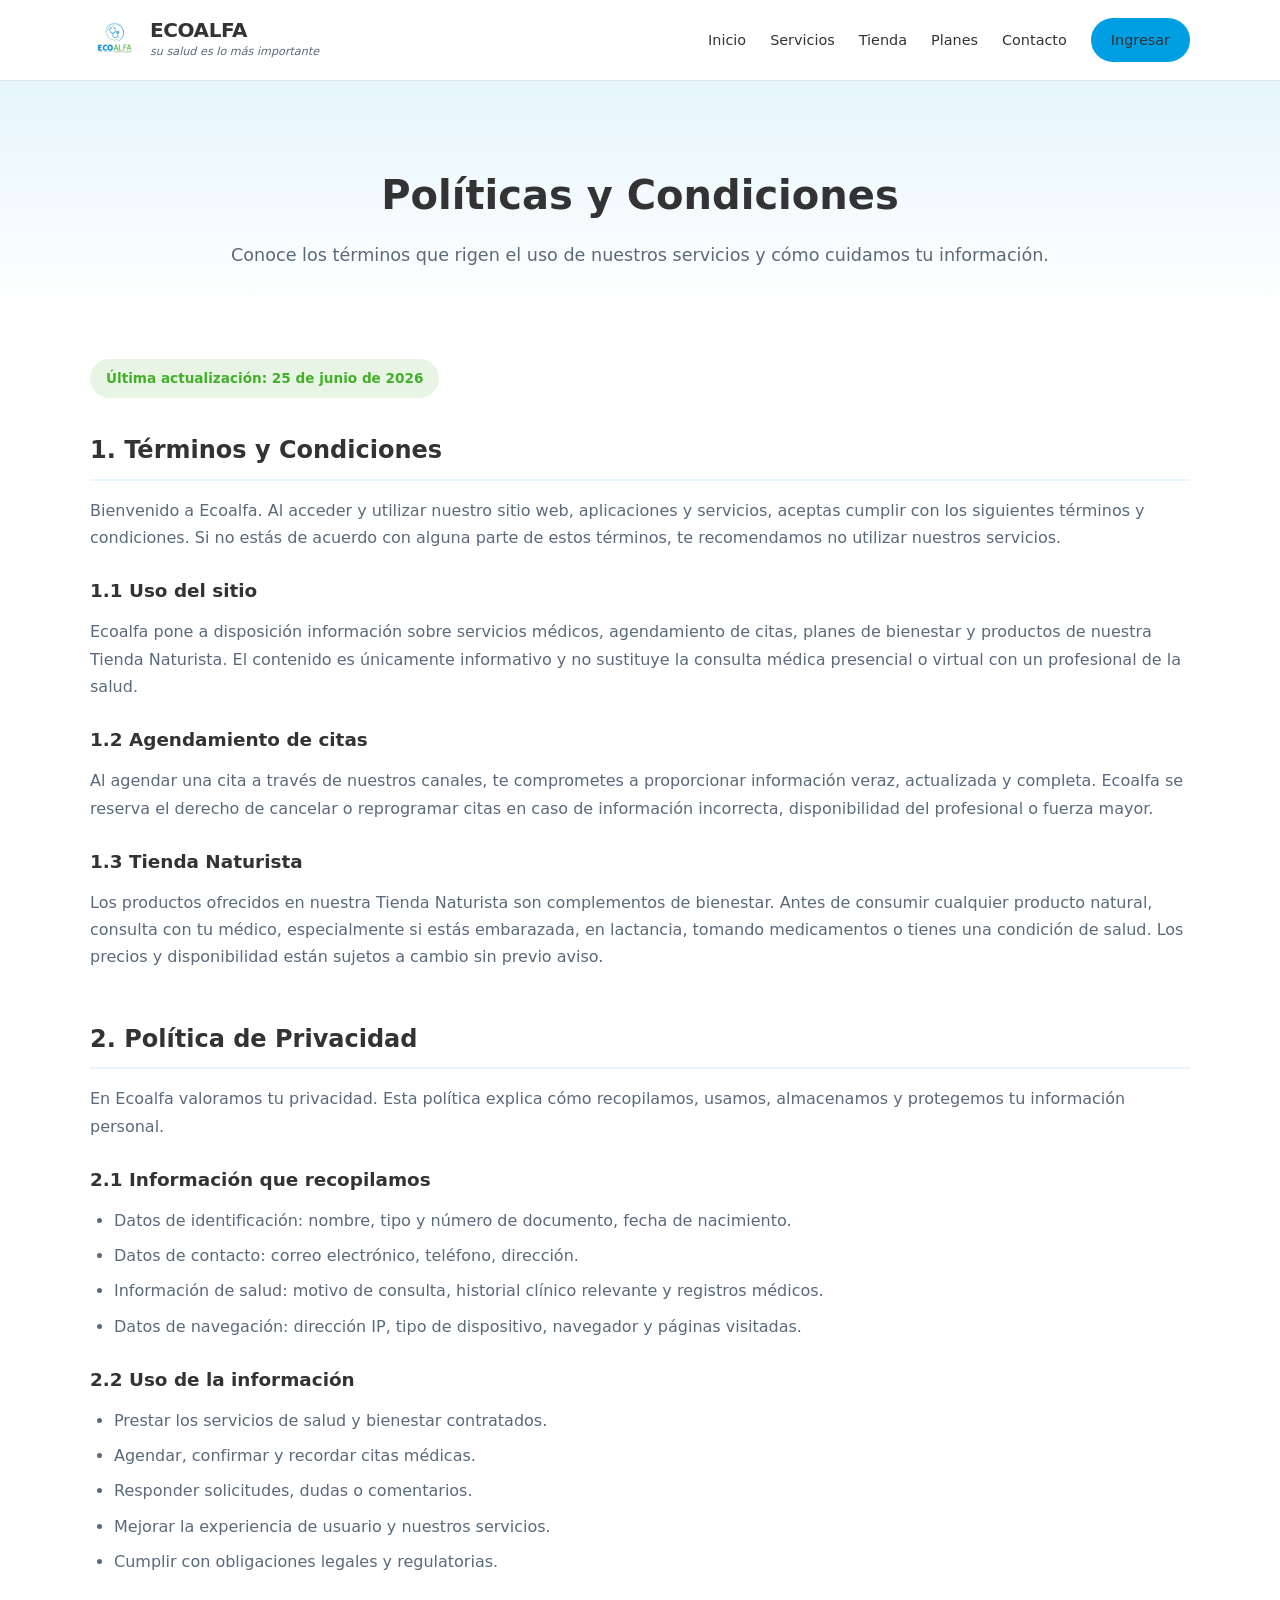
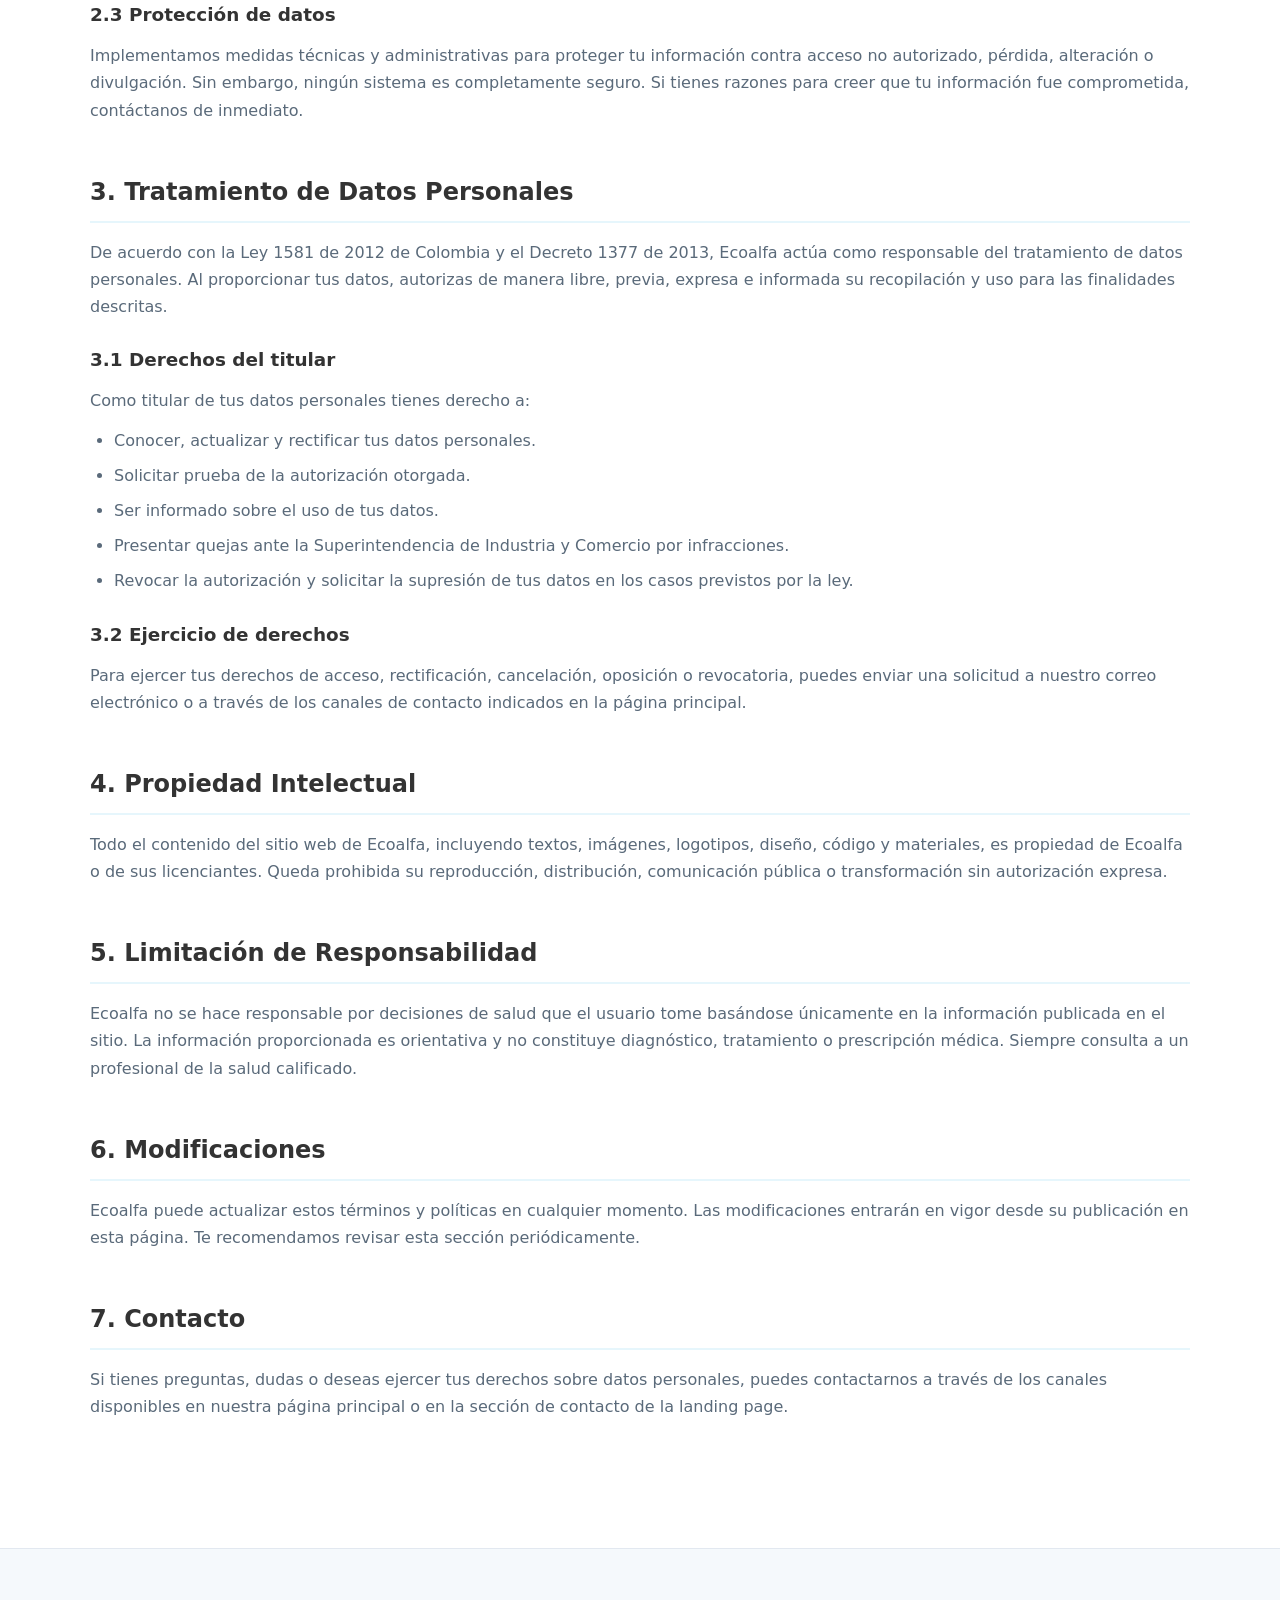
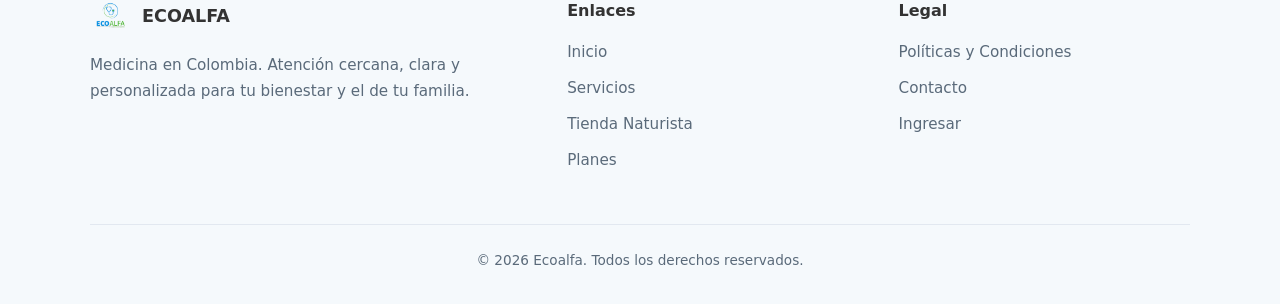
<file: politicas.html>
<!doctype html>
<html lang="es">
  <head>
    <meta charset="UTF-8" />
    <meta name="viewport" content="width=device-width, initial-scale=1.0" />
    <meta name="description" content="Políticas y condiciones de uso de Ecoalfa. Conoce nuestros términos, privacidad y tratamiento de datos." />
    <title>Políticas y Condiciones | Ecoalfa</title>

    <link rel="icon" type="image/png" href="./assets/ecoalfa-logo.png" />

    <style>
      :root {
        --eco-blue: #009EE3;
        --eco-blue-dark: #0077B6;
        --eco-blue-light: #E6F6FC;
        --eco-green: #43B02A;
        --eco-green-light: #E8F5E4;
        --text: #333333;
        --text-light: #5A6A7A;
        --bg: #FFFFFF;
        --bg-soft: #F5F9FC;
        --border: #E2E8F0;
      }

      * {
        box-sizing: border-box;
      }

      html {
        scroll-behavior: smooth;
      }

      body {
        margin: 0;
        min-height: 100vh;
        font-family: Inter, ui-sans-serif, system-ui, -apple-system, BlinkMacSystemFont, "Segoe UI", sans-serif;
        color: var(--text);
        background: var(--bg);
        line-height: 1.7;
      }

      a {
        color: inherit;
        text-decoration: none;
      }

      .container {
        width: min(1100px, calc(100% - 48px));
        margin: 0 auto;
      }

      .header {
        position: sticky;
        top: 0;
        z-index: 50;
        background: rgba(255, 255, 255, 0.98);
        border-bottom: 1px solid var(--border);
        backdrop-filter: blur(8px);
      }

      .header-inner {
        display: flex;
        align-items: center;
        justify-content: space-between;
        gap: 24px;
        padding: 16px 0;
      }

      .brand {
        display: inline-flex;
        align-items: center;
        gap: 12px;
      }

      .brand img {
        width: 48px;
        height: 48px;
        object-fit: contain;
      }

      .brand-text {
        display: flex;
        flex-direction: column;
      }

      .brand-text strong {
        font-size: 1.25rem;
        font-weight: 800;
        color: var(--text);
        letter-spacing: -0.02em;
        line-height: 1.2;
      }

      .brand-text span {
        font-size: 0.7rem;
        color: var(--text-light);
        font-style: italic;
      }

      .nav {
        display: flex;
        align-items: center;
        gap: 24px;
      }

      .nav a {
        font-size: 0.9rem;
        font-weight: 500;
        color: var(--text);
        transition: color 0.2s;
      }

      .nav a:hover {
        color: var(--eco-blue);
      }

      .btn {
        display: inline-flex;
        align-items: center;
        justify-content: center;
        gap: 8px;
        border-radius: 999px;
        padding: 10px 20px;
        font-weight: 600;
        font-size: 0.9rem;
        transition: all 0.2s ease;
        border: none;
        cursor: pointer;
      }

      .btn-primary {
        background: var(--eco-blue);
        color: white;
      }

      .btn-primary:hover {
        background: var(--eco-blue-dark);
      }

      .menu-toggle {
        display: none;
        flex-direction: column;
        justify-content: center;
        align-items: center;
        gap: 6px;
        width: 44px;
        height: 44px;
        background: none;
        border: none;
        cursor: pointer;
        padding: 10px;
        border-radius: 12px;
      }

      .menu-toggle span {
        display: block;
        width: 24px;
        height: 2px;
        background: var(--text);
        border-radius: 2px;
        transition: transform 0.2s ease, opacity 0.2s ease;
      }

      .menu-toggle.active span:nth-child(1) {
        transform: translateY(8px) rotate(45deg);
      }

      .menu-toggle.active span:nth-child(2) {
        opacity: 0;
      }

      .menu-toggle.active span:nth-child(3) {
        transform: translateY(-8px) rotate(-45deg);
      }

      .page-header {
        padding: 80px 0 40px;
        background: linear-gradient(180deg, var(--eco-blue-light) 0%, var(--bg) 100%);
        text-align: center;
      }

      .page-header h1 {
        font-size: 2.5rem;
        font-weight: 800;
        color: var(--text);
        margin: 0 0 12px;
      }

      .page-header p {
        font-size: 1.1rem;
        color: var(--text-light);
        margin: 0;
      }

      .content {
        padding: 48px 0 80px;
      }

      .policy-section {
        margin-bottom: 48px;
      }

      .policy-section h2 {
        font-size: 1.5rem;
        font-weight: 700;
        color: var(--text);
        margin: 0 0 16px;
        padding-bottom: 8px;
        border-bottom: 2px solid var(--eco-blue-light);
      }

      .policy-section h3 {
        font-size: 1.15rem;
        font-weight: 600;
        color: var(--text);
        margin: 24px 0 12px;
      }

      .policy-section p {
        margin: 0 0 12px;
        color: var(--text-light);
      }

      .policy-section ul {
        margin: 0 0 16px;
        padding-left: 24px;
        color: var(--text-light);
      }

      .policy-section li {
        margin-bottom: 8px;
      }

      .last-updated {
        display: inline-block;
        background: var(--eco-green-light);
        color: var(--eco-green);
        font-size: 0.85rem;
        font-weight: 600;
        padding: 8px 16px;
        border-radius: 999px;
        margin-bottom: 32px;
      }

      .footer {
        background: var(--bg-soft);
        border-top: 1px solid var(--border);
        padding: 48px 0 32px;
      }

      .footer-grid {
        display: grid;
        grid-template-columns: 1.5fr 1fr 1fr;
        gap: 40px;
      }

      .footer-brand {
        display: inline-flex;
        align-items: center;
        gap: 12px;
        margin-bottom: 16px;
      }

      .footer-brand img {
        width: 40px;
        height: 40px;
        object-fit: contain;
      }

      .footer-brand strong {
        font-size: 1.1rem;
        font-weight: 800;
      }

      .footer-col p {
        font-size: 0.95rem;
        color: var(--text-light);
        margin: 0;
      }

      .footer-col h4 {
        font-size: 1rem;
        font-weight: 700;
        margin: 0 0 16px;
        color: var(--text);
      }

      .footer-col a {
        display: block;
        font-size: 0.95rem;
        color: var(--text-light);
        margin-bottom: 10px;
        transition: color 0.2s;
      }

      .footer-col a:hover {
        color: var(--eco-blue);
      }

      .footer-bottom {
        border-top: 1px solid var(--border);
        padding-top: 24px;
        margin-top: 40px;
        text-align: center;
        font-size: 0.85rem;
        color: var(--text-light);
      }

      @media (max-width: 768px) {
        .menu-toggle {
          display: flex;
        }

        .nav {
          display: none;
          position: absolute;
          top: calc(100% + 8px);
          left: 24px;
          right: 24px;
          background: white;
          border: 1px solid var(--border);
          border-radius: 20px;
          box-shadow: 0 20px 40px rgba(0, 0, 0, 0.12);
          padding: 16px;
          flex-direction: column;
          align-items: stretch;
          gap: 4px;
          z-index: 100;
        }

        .nav.active {
          display: flex;
        }

        .nav a {
          padding: 12px 16px;
          border-radius: 12px;
        }

        .nav .btn {
          margin-top: 8px;
          width: 100%;
          text-align: center;
        }

        .page-header h1 {
          font-size: 2rem;
        }

        .footer-grid {
          grid-template-columns: 1fr;
          gap: 32px;
        }
      }
    </style>
  </head>
  <body>
    <header class="header">
      <div class="container header-inner">
        <a href="./landing.html" class="brand">
          <img src="./assets/ecoalfa-logo.png" alt="Ecoalfa" />
          <div class="brand-text">
            <strong>ECOALFA</strong>
            <span>su salud es lo más importante</span>
          </div>
        </a>
        <button class="menu-toggle" id="menu-toggle" aria-label="Abrir menú" aria-expanded="false" aria-controls="main-nav">
          <span></span>
          <span></span>
          <span></span>
        </button>
        <nav class="nav" id="main-nav">
          <a href="./landing.html">Inicio</a>
          <a href="./landing.html#servicios">Servicios</a>
          <a href="./landing.html#tienda">Tienda</a>
          <a href="./landing.html#planes">Planes</a>
          <a href="./landing.html#contacto">Contacto</a>
          <a href="./citas.html" class="btn btn-primary">Ingresar</a>
        </nav>
      </div>
    </header>

    <main>
      <section class="page-header">
        <div class="container">
          <h1>Políticas y Condiciones</h1>
          <p>Conoce los términos que rigen el uso de nuestros servicios y cómo cuidamos tu información.</p>
        </div>
      </section>

      <section class="content">
        <div class="container">
          <span class="last-updated">Última actualización: 25 de junio de 2026</span>

          <article class="policy-section">
            <h2>1. Términos y Condiciones</h2>
            <p>
              Bienvenido a Ecoalfa. Al acceder y utilizar nuestro sitio web, aplicaciones y servicios, aceptas cumplir con los siguientes términos y condiciones. Si no estás de acuerdo con alguna parte de estos términos, te recomendamos no utilizar nuestros servicios.
            </p>

            <h3>1.1 Uso del sitio</h3>
            <p>
              Ecoalfa pone a disposición información sobre servicios médicos, agendamiento de citas, planes de bienestar y productos de nuestra Tienda Naturista. El contenido es únicamente informativo y no sustituye la consulta médica presencial o virtual con un profesional de la salud.
            </p>

            <h3>1.2 Agendamiento de citas</h3>
            <p>
              Al agendar una cita a través de nuestros canales, te comprometes a proporcionar información veraz, actualizada y completa. Ecoalfa se reserva el derecho de cancelar o reprogramar citas en caso de información incorrecta, disponibilidad del profesional o fuerza mayor.
            </p>

            <h3>1.3 Tienda Naturista</h3>
            <p>
              Los productos ofrecidos en nuestra Tienda Naturista son complementos de bienestar. Antes de consumir cualquier producto natural, consulta con tu médico, especialmente si estás embarazada, en lactancia, tomando medicamentos o tienes una condición de salud. Los precios y disponibilidad están sujetos a cambio sin previo aviso.
            </p>
          </article>

          <article class="policy-section">
            <h2>2. Política de Privacidad</h2>
            <p>
              En Ecoalfa valoramos tu privacidad. Esta política explica cómo recopilamos, usamos, almacenamos y protegemos tu información personal.
            </p>

            <h3>2.1 Información que recopilamos</h3>
            <ul>
              <li>Datos de identificación: nombre, tipo y número de documento, fecha de nacimiento.</li>
              <li>Datos de contacto: correo electrónico, teléfono, dirección.</li>
              <li>Información de salud: motivo de consulta, historial clínico relevante y registros médicos.</li>
              <li>Datos de navegación: dirección IP, tipo de dispositivo, navegador y páginas visitadas.</li>
            </ul>

            <h3>2.2 Uso de la información</h3>
            <ul>
              <li>Prestar los servicios de salud y bienestar contratados.</li>
              <li>Agendar, confirmar y recordar citas médicas.</li>
              <li>Responder solicitudes, dudas o comentarios.</li>
              <li>Mejorar la experiencia de usuario y nuestros servicios.</li>
              <li>Cumplir con obligaciones legales y regulatorias.</li>
            </ul>

            <h3>2.3 Protección de datos</h3>
            <p>
              Implementamos medidas técnicas y administrativas para proteger tu información contra acceso no autorizado, pérdida, alteración o divulgación. Sin embargo, ningún sistema es completamente seguro. Si tienes razones para creer que tu información fue comprometida, contáctanos de inmediato.
            </p>
          </article>

          <article class="policy-section">
            <h2>3. Tratamiento de Datos Personales</h2>
            <p>
              De acuerdo con la Ley 1581 de 2012 de Colombia y el Decreto 1377 de 2013, Ecoalfa actúa como responsable del tratamiento de datos personales. Al proporcionar tus datos, autorizas de manera libre, previa, expresa e informada su recopilación y uso para las finalidades descritas.
            </p>

            <h3>3.1 Derechos del titular</h3>
            <p>Como titular de tus datos personales tienes derecho a:</p>
            <ul>
              <li>Conocer, actualizar y rectificar tus datos personales.</li>
              <li>Solicitar prueba de la autorización otorgada.</li>
              <li>Ser informado sobre el uso de tus datos.</li>
              <li>Presentar quejas ante la Superintendencia de Industria y Comercio por infracciones.</li>
              <li>Revocar la autorización y solicitar la supresión de tus datos en los casos previstos por la ley.</li>
            </ul>

            <h3>3.2 Ejercicio de derechos</h3>
            <p>
              Para ejercer tus derechos de acceso, rectificación, cancelación, oposición o revocatoria, puedes enviar una solicitud a nuestro correo electrónico o a través de los canales de contacto indicados en la página principal.
            </p>
          </article>

          <article class="policy-section">
            <h2>4. Propiedad Intelectual</h2>
            <p>
              Todo el contenido del sitio web de Ecoalfa, incluyendo textos, imágenes, logotipos, diseño, código y materiales, es propiedad de Ecoalfa o de sus licenciantes. Queda prohibida su reproducción, distribución, comunicación pública o transformación sin autorización expresa.
            </p>
          </article>

          <article class="policy-section">
            <h2>5. Limitación de Responsabilidad</h2>
            <p>
              Ecoalfa no se hace responsable por decisiones de salud que el usuario tome basándose únicamente en la información publicada en el sitio. La información proporcionada es orientativa y no constituye diagnóstico, tratamiento o prescripción médica. Siempre consulta a un profesional de la salud calificado.
            </p>
          </article>

          <article class="policy-section">
            <h2>6. Modificaciones</h2>
            <p>
              Ecoalfa puede actualizar estos términos y políticas en cualquier momento. Las modificaciones entrarán en vigor desde su publicación en esta página. Te recomendamos revisar esta sección periódicamente.
            </p>
          </article>

          <article class="policy-section">
            <h2>7. Contacto</h2>
            <p>
              Si tienes preguntas, dudas o deseas ejercer tus derechos sobre datos personales, puedes contactarnos a través de los canales disponibles en nuestra página principal o en la sección de contacto de la landing page.
            </p>
          </article>
        </div>
      </section>
    </main>

    <footer class="footer">
      <div class="container">
        <div class="footer-grid">
          <div class="footer-col">
            <div class="footer-brand">
              <img src="./assets/ecoalfa-logo.png" alt="Ecoalfa" />
              <strong>ECOALFA</strong>
            </div>
            <p>
              Medicina en Colombia. Atención cercana, clara y personalizada para tu bienestar y el de tu familia.
            </p>
          </div>
          <div class="footer-col">
            <h4>Enlaces</h4>
            <a href="./landing.html">Inicio</a>
            <a href="./landing.html#servicios">Servicios</a>
            <a href="./landing.html#tienda">Tienda Naturista</a>
            <a href="./landing.html#planes">Planes</a>
          </div>
          <div class="footer-col">
            <h4>Legal</h4>
            <a href="./politicas.html">Políticas y Condiciones</a>
            <a href="./landing.html#contacto">Contacto</a>
            <a href="./citas.html">Ingresar</a>
          </div>
        </div>
        <div class="footer-bottom">
          © 2026 Ecoalfa. Todos los derechos reservados.
        </div>
      </div>
    </footer>

    <script>
      (function () {
        const toggle = document.getElementById("menu-toggle");
        const nav = document.getElementById("main-nav");
        if (!toggle || !nav) return;

        function closeMenu() {
          nav.classList.remove("active");
          toggle.classList.remove("active");
          toggle.setAttribute("aria-expanded", "false");
          toggle.setAttribute("aria-label", "Abrir menú");
        }

        toggle.addEventListener("click", () => {
          const isActive = nav.classList.toggle("active");
          toggle.classList.toggle("active", isActive);
          toggle.setAttribute("aria-expanded", isActive ? "true" : "false");
          toggle.setAttribute("aria-label", isActive ? "Cerrar menú" : "Abrir menú");
        });

        nav.querySelectorAll("a").forEach((link) => {
          link.addEventListener("click", closeMenu);
        });

        document.addEventListener("click", (event) => {
          if (!nav.contains(event.target) && !toggle.contains(event.target)) {
            closeMenu();
          }
        });

        document.addEventListener("keydown", (event) => {
          if (event.key === "Escape" && nav.classList.contains("active")) {
            closeMenu();
          }
        });
      })();
    </script>
  </body>
</html>
</file>
